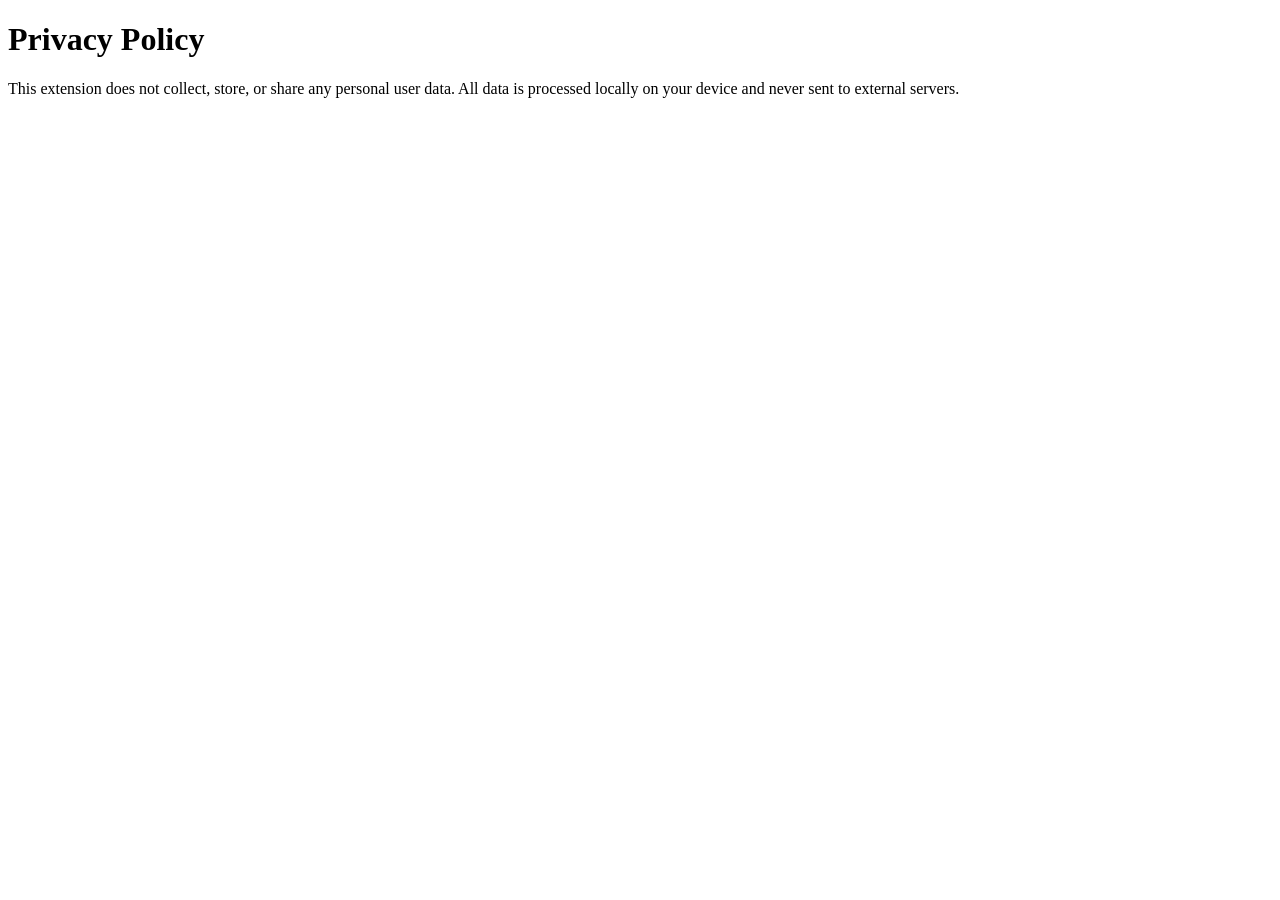
<file: index.html>
<!DOCTYPE html>
<html>
<head>
    <title>Privacy Policy</title>
</head>
<body>
    <h1>Privacy Policy</h1>
    <p>This extension does not collect, store, or share any personal user data. All data is processed locally on your device and never sent to external servers.</p>
</body>
</html>
</file>
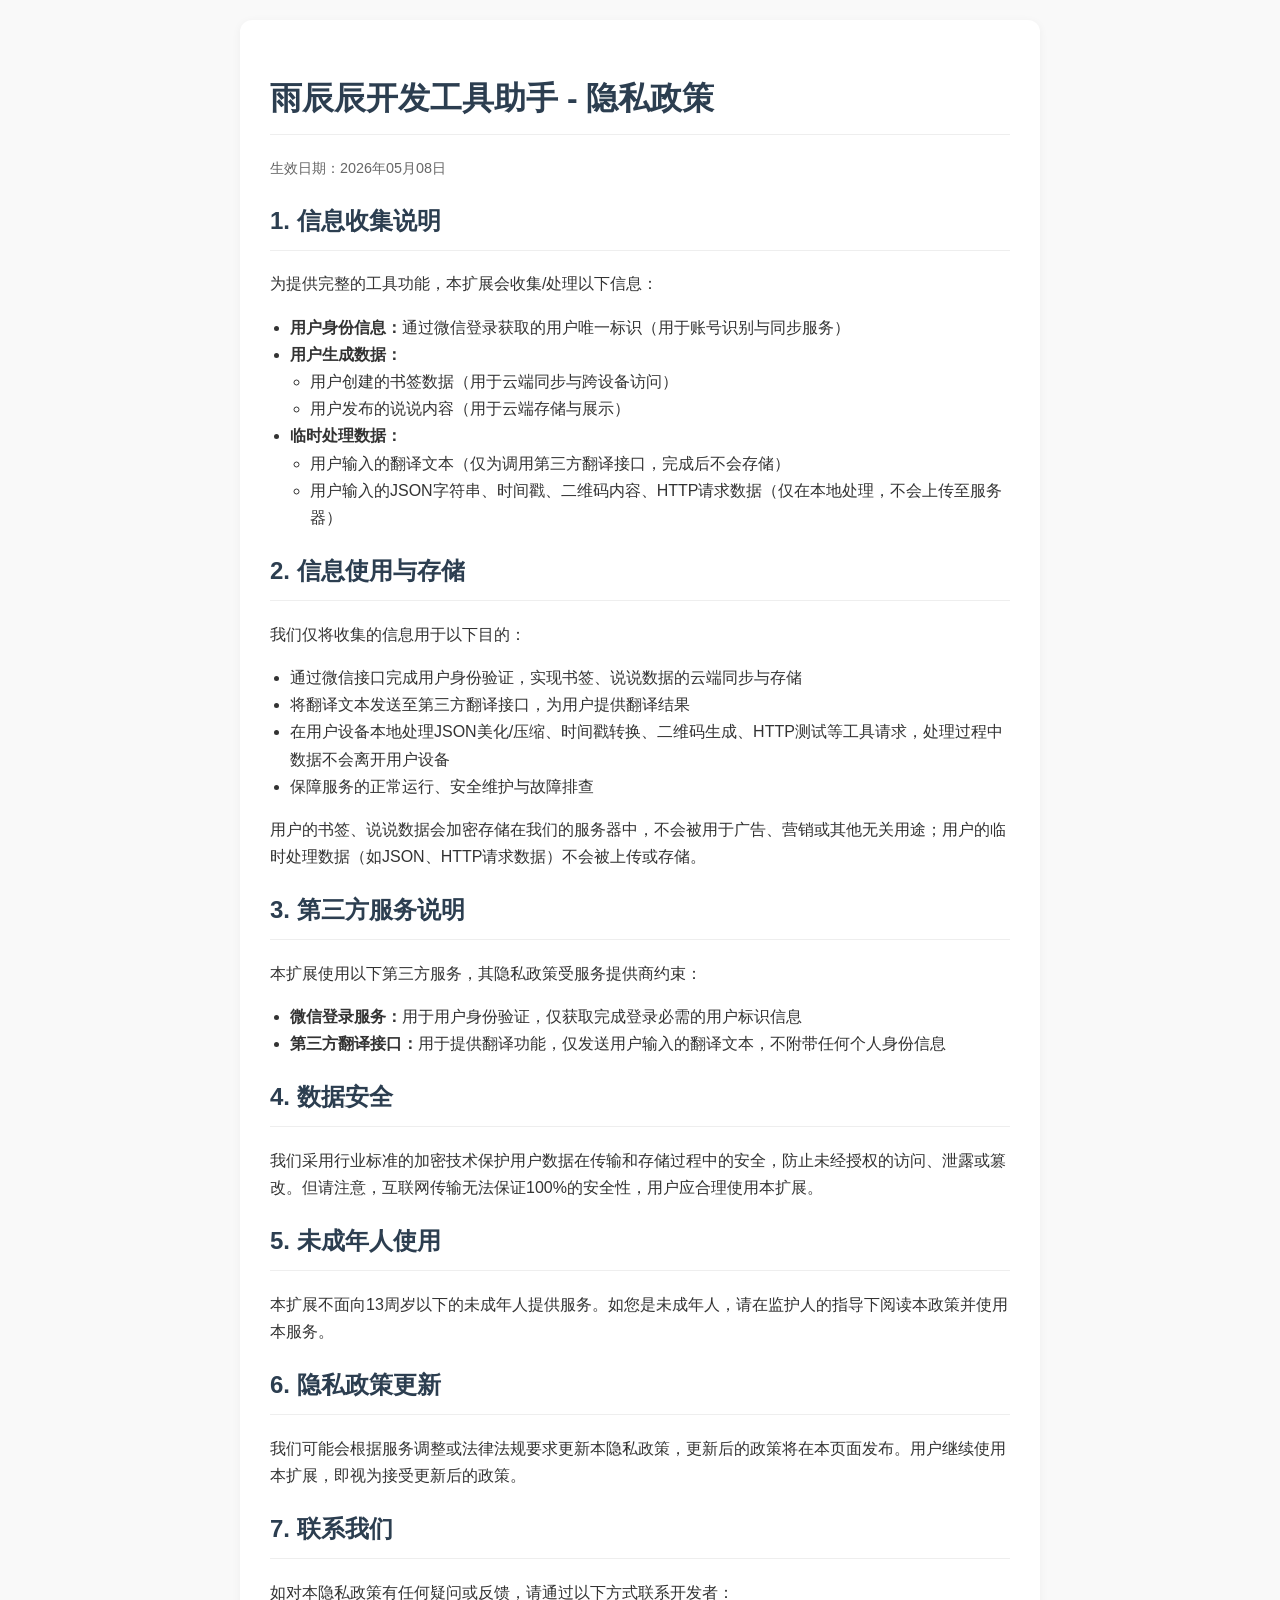
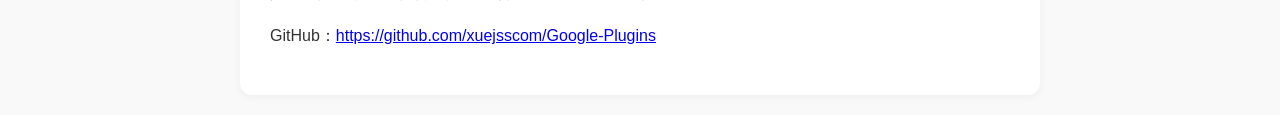
<file: privacy.html>
<!DOCTYPE html>
<html lang="zh-CN">
<head>
    <meta charset="UTF-8">
    <meta name="viewport" content="width=device-width, initial-scale=1.0">
    <title>雨辰辰开发工具助手 - 隐私政策</title>
    <link rel="stylesheet" href="assets/privacy.css">
</head>
<body>
    <div class="container">
        <h1>雨辰辰开发工具助手 - 隐私政策</h1>
        <p class="date">生效日期：2026年05月08日</p>

        <h2>1. 信息收集说明</h2>
        <p>为提供完整的工具功能，本扩展会收集/处理以下信息：</p>
        <ul>
            <li><strong>用户身份信息：</strong>通过微信登录获取的用户唯一标识（用于账号识别与同步服务）</li>
            <li><strong>用户生成数据：</strong>
                <ul>
                    <li>用户创建的书签数据（用于云端同步与跨设备访问）</li>
                    <li>用户发布的说说内容（用于云端存储与展示）</li>
                </ul>
            </li>
            <li><strong>临时处理数据：</strong>
                <ul>
                    <li>用户输入的翻译文本（仅为调用第三方翻译接口，完成后不会存储）</li>
                    <li>用户输入的JSON字符串、时间戳、二维码内容、HTTP请求数据（仅在本地处理，不会上传至服务器）</li>
                </ul>
            </li>
        </ul>

        <h2>2. 信息使用与存储</h2>
        <p>我们仅将收集的信息用于以下目的：</p>
        <ul>
            <li>通过微信接口完成用户身份验证，实现书签、说说数据的云端同步与存储</li>
            <li>将翻译文本发送至第三方翻译接口，为用户提供翻译结果</li>
            <li>在用户设备本地处理JSON美化/压缩、时间戳转换、二维码生成、HTTP测试等工具请求，处理过程中数据不会离开用户设备</li>
            <li>保障服务的正常运行、安全维护与故障排查</li>
        </ul>
        <p>用户的书签、说说数据会加密存储在我们的服务器中，不会被用于广告、营销或其他无关用途；用户的临时处理数据（如JSON、HTTP请求数据）不会被上传或存储。</p>

        <h2>3. 第三方服务说明</h2>
        <p>本扩展使用以下第三方服务，其隐私政策受服务提供商约束：</p>
        <ul>
            <li><strong>微信登录服务：</strong>用于用户身份验证，仅获取完成登录必需的用户标识信息</li>
            <li><strong>第三方翻译接口：</strong>用于提供翻译功能，仅发送用户输入的翻译文本，不附带任何个人身份信息</li>
        </ul>

        <h2>4. 数据安全</h2>
        <p>我们采用行业标准的加密技术保护用户数据在传输和存储过程中的安全，防止未经授权的访问、泄露或篡改。但请注意，互联网传输无法保证100%的安全性，用户应合理使用本扩展。</p>

        <h2>5. 未成年人使用</h2>
        <p>本扩展不面向13周岁以下的未成年人提供服务。如您是未成年人，请在监护人的指导下阅读本政策并使用本服务。</p>

        <h2>6. 隐私政策更新</h2>
        <p>我们可能会根据服务调整或法律法规要求更新本隐私政策，更新后的政策将在本页面发布。用户继续使用本扩展，即视为接受更新后的政策。</p>

        <h2>7. 联系我们</h2>
        <p>如对本隐私政策有任何疑问或反馈，请通过以下方式联系开发者：</p>
        <p>GitHub：<a href="https://github.com/xuejsscom/Google-Plugins" target="_blank">https://github.com/xuejsscom/Google-Plugins</a></p>
    </div>
</body>
</html>
</file>
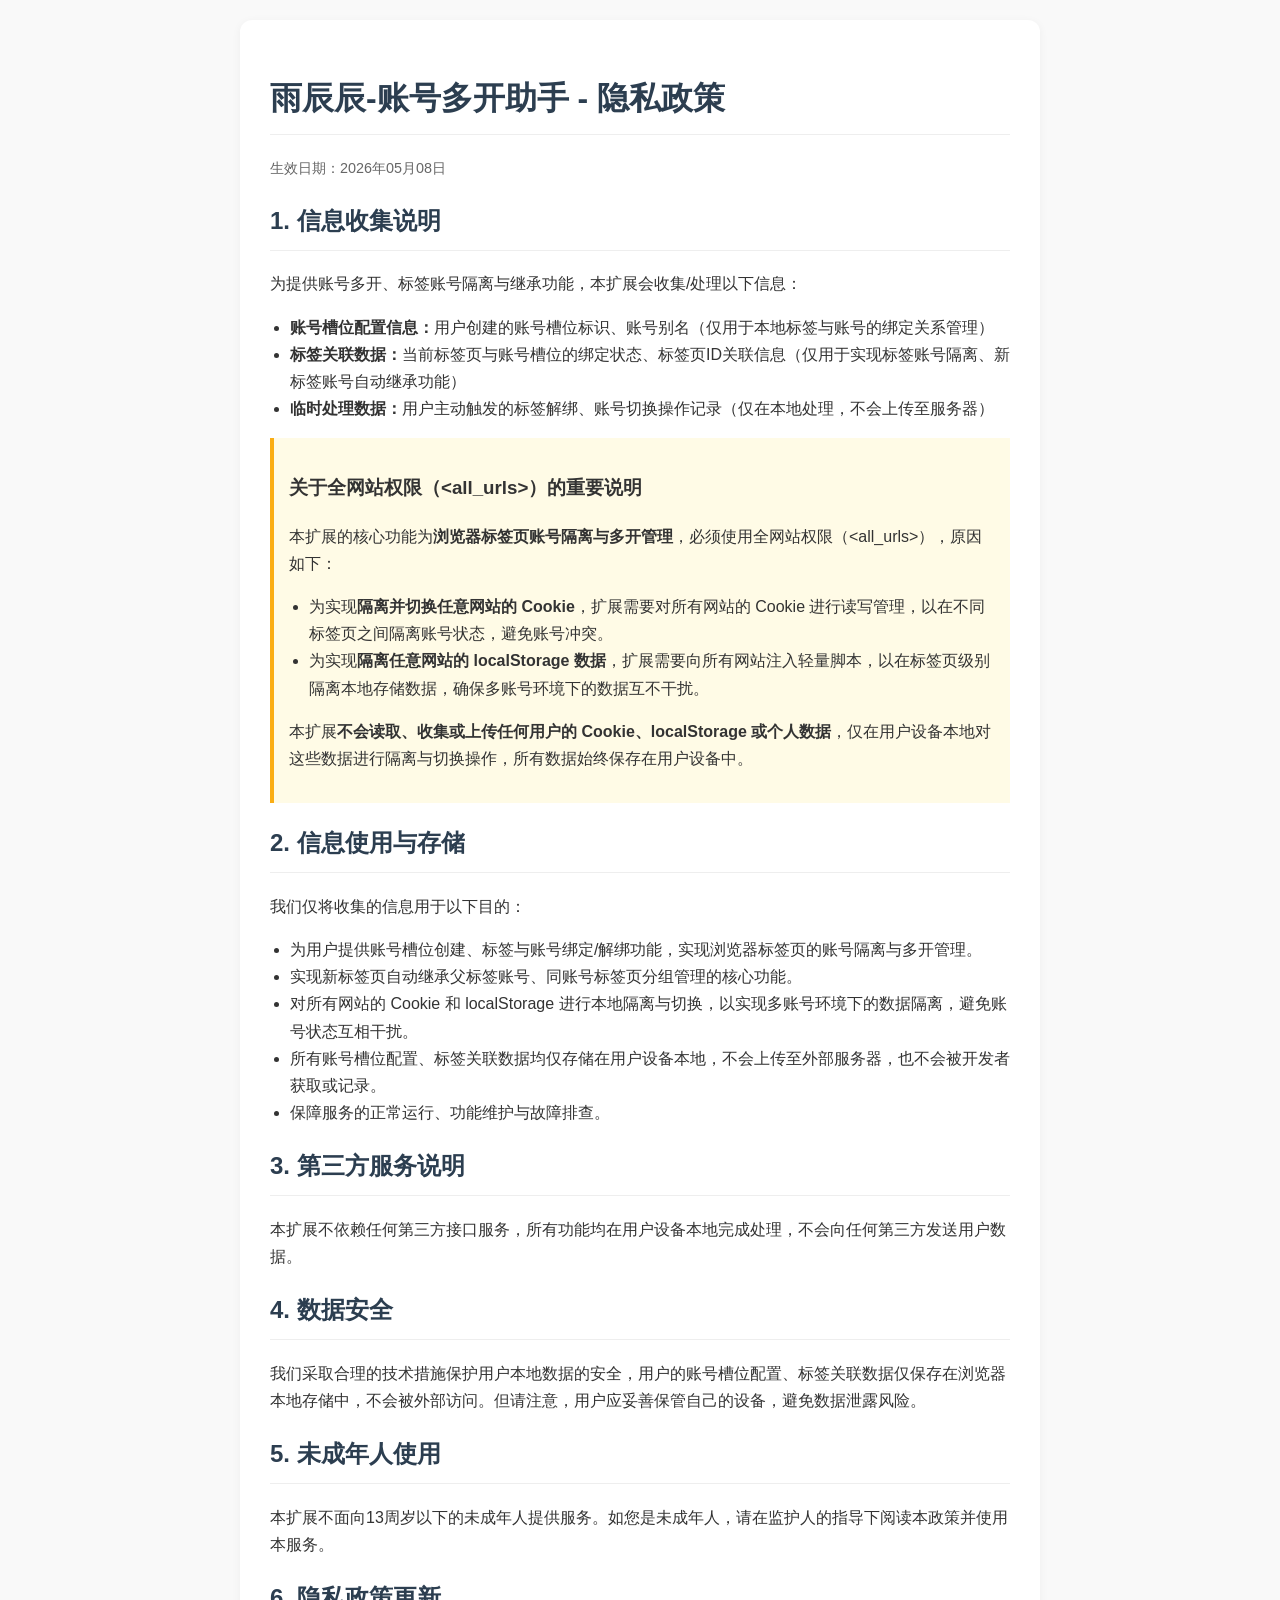
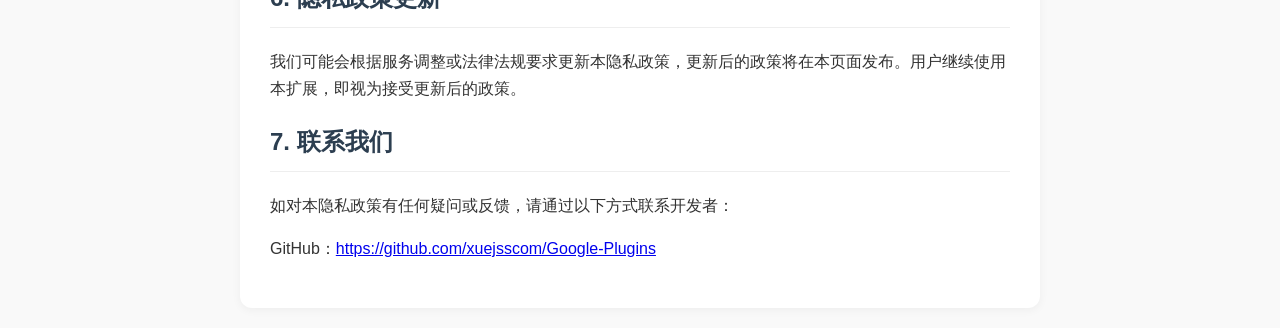
<file: privacy_account.html>
<!DOCTYPE html>
<html lang="zh-CN">
<head>
    <meta charset="UTF-8">
    <meta name="viewport" content="width=device-width, initial-scale=1.0">
    <title>雨辰辰-账号多开助手 - 隐私政策</title>
    <link rel="stylesheet" href="assets/privacy.css">
</head>
<body>
    <div class="container">
        <h1>雨辰辰-账号多开助手 - 隐私政策</h1>
        <p class="date">生效日期：2026年05月08日</p>

        <h2>1. 信息收集说明</h2>
        <p>为提供账号多开、标签账号隔离与继承功能，本扩展会收集/处理以下信息：</p>
        <ul>
            <li><strong>账号槽位配置信息：</strong>用户创建的账号槽位标识、账号别名（仅用于本地标签与账号的绑定关系管理）</li>
            <li><strong>标签关联数据：</strong>当前标签页与账号槽位的绑定状态、标签页ID关联信息（仅用于实现标签账号隔离、新标签账号自动继承功能）</li>
            <li><strong>临时处理数据：</strong>用户主动触发的标签解绑、账号切换操作记录（仅在本地处理，不会上传至服务器）</li>
        </ul>

        <div class="note">
            <h3>关于全网站权限（&lt;all_urls&gt;）的重要说明</h3>
            <p>本扩展的核心功能为<strong>浏览器标签页账号隔离与多开管理</strong>，必须使用全网站权限（&lt;all_urls&gt;），原因如下：</p>
            <ul>
                <li>为实现<strong>隔离并切换任意网站的 Cookie</strong>，扩展需要对所有网站的 Cookie 进行读写管理，以在不同标签页之间隔离账号状态，避免账号冲突。</li>
                <li>为实现<strong>隔离任意网站的 localStorage 数据</strong>，扩展需要向所有网站注入轻量脚本，以在标签页级别隔离本地存储数据，确保多账号环境下的数据互不干扰。</li>
            </ul>
            <p>本扩展<strong>不会读取、收集或上传任何用户的 Cookie、localStorage 或个人数据</strong>，仅在用户设备本地对这些数据进行隔离与切换操作，所有数据始终保存在用户设备中。</p>
        </div>

        <h2>2. 信息使用与存储</h2>
        <p>我们仅将收集的信息用于以下目的：</p>
        <ul>
            <li>为用户提供账号槽位创建、标签与账号绑定/解绑功能，实现浏览器标签页的账号隔离与多开管理。</li>
            <li>实现新标签页自动继承父标签账号、同账号标签页分组管理的核心功能。</li>
            <li>对所有网站的 Cookie 和 localStorage 进行本地隔离与切换，以实现多账号环境下的数据隔离，避免账号状态互相干扰。</li>
            <li>所有账号槽位配置、标签关联数据均仅存储在用户设备本地，不会上传至外部服务器，也不会被开发者获取或记录。</li>
            <li>保障服务的正常运行、功能维护与故障排查。</li>
        </ul>

        <h2>3. 第三方服务说明</h2>
        <p>本扩展不依赖任何第三方接口服务，所有功能均在用户设备本地完成处理，不会向任何第三方发送用户数据。</p>

        <h2>4. 数据安全</h2>
        <p>我们采取合理的技术措施保护用户本地数据的安全，用户的账号槽位配置、标签关联数据仅保存在浏览器本地存储中，不会被外部访问。但请注意，用户应妥善保管自己的设备，避免数据泄露风险。</p>

        <h2>5. 未成年人使用</h2>
        <p>本扩展不面向13周岁以下的未成年人提供服务。如您是未成年人，请在监护人的指导下阅读本政策并使用本服务。</p>

        <h2>6. 隐私政策更新</h2>
        <p>我们可能会根据服务调整或法律法规要求更新本隐私政策，更新后的政策将在本页面发布。用户继续使用本扩展，即视为接受更新后的政策。</p>

        <h2>7. 联系我们</h2>
        <p>如对本隐私政策有任何疑问或反馈，请通过以下方式联系开发者：</p>
        <p>GitHub：<a href="https://github.com/xuejsscom/Google-Plugins" target="_blank">https://github.com/xuejsscom/Google-Plugins</a></p>
    </div>
</body>
</html>
</file>
<file: assets/privacy.css>
body {
    font-family: -apple-system, BlinkMacSystemFont, "Segoe UI", Roboto, "Helvetica Neue", Arial, sans-serif;
    line-height: 1.7;
    max-width: 800px;
    margin: 0 auto;
    padding: 20px;
    color: #333;
    background-color: #f9f9f9;
}

.container {
    background: #ffffff;
    padding: 30px;
    border-radius: 12px;
    box-shadow: 0 2px 10px rgba(0,0,0,0.05);
}

h1, h2 {
    color: #2c3e50;
    border-bottom: 1px solid #eee;
    padding-bottom: 8px;
}

.date {
    color: #666;
    font-size: 0.9em;
    margin-bottom: 20px;
}

ul {
    padding-left: 20px;
}

.note {
    background: #fffbe6;
    padding: 15px;
    border-left: 4px solid #faad14;
    margin: 15px 0;
}
</file>
